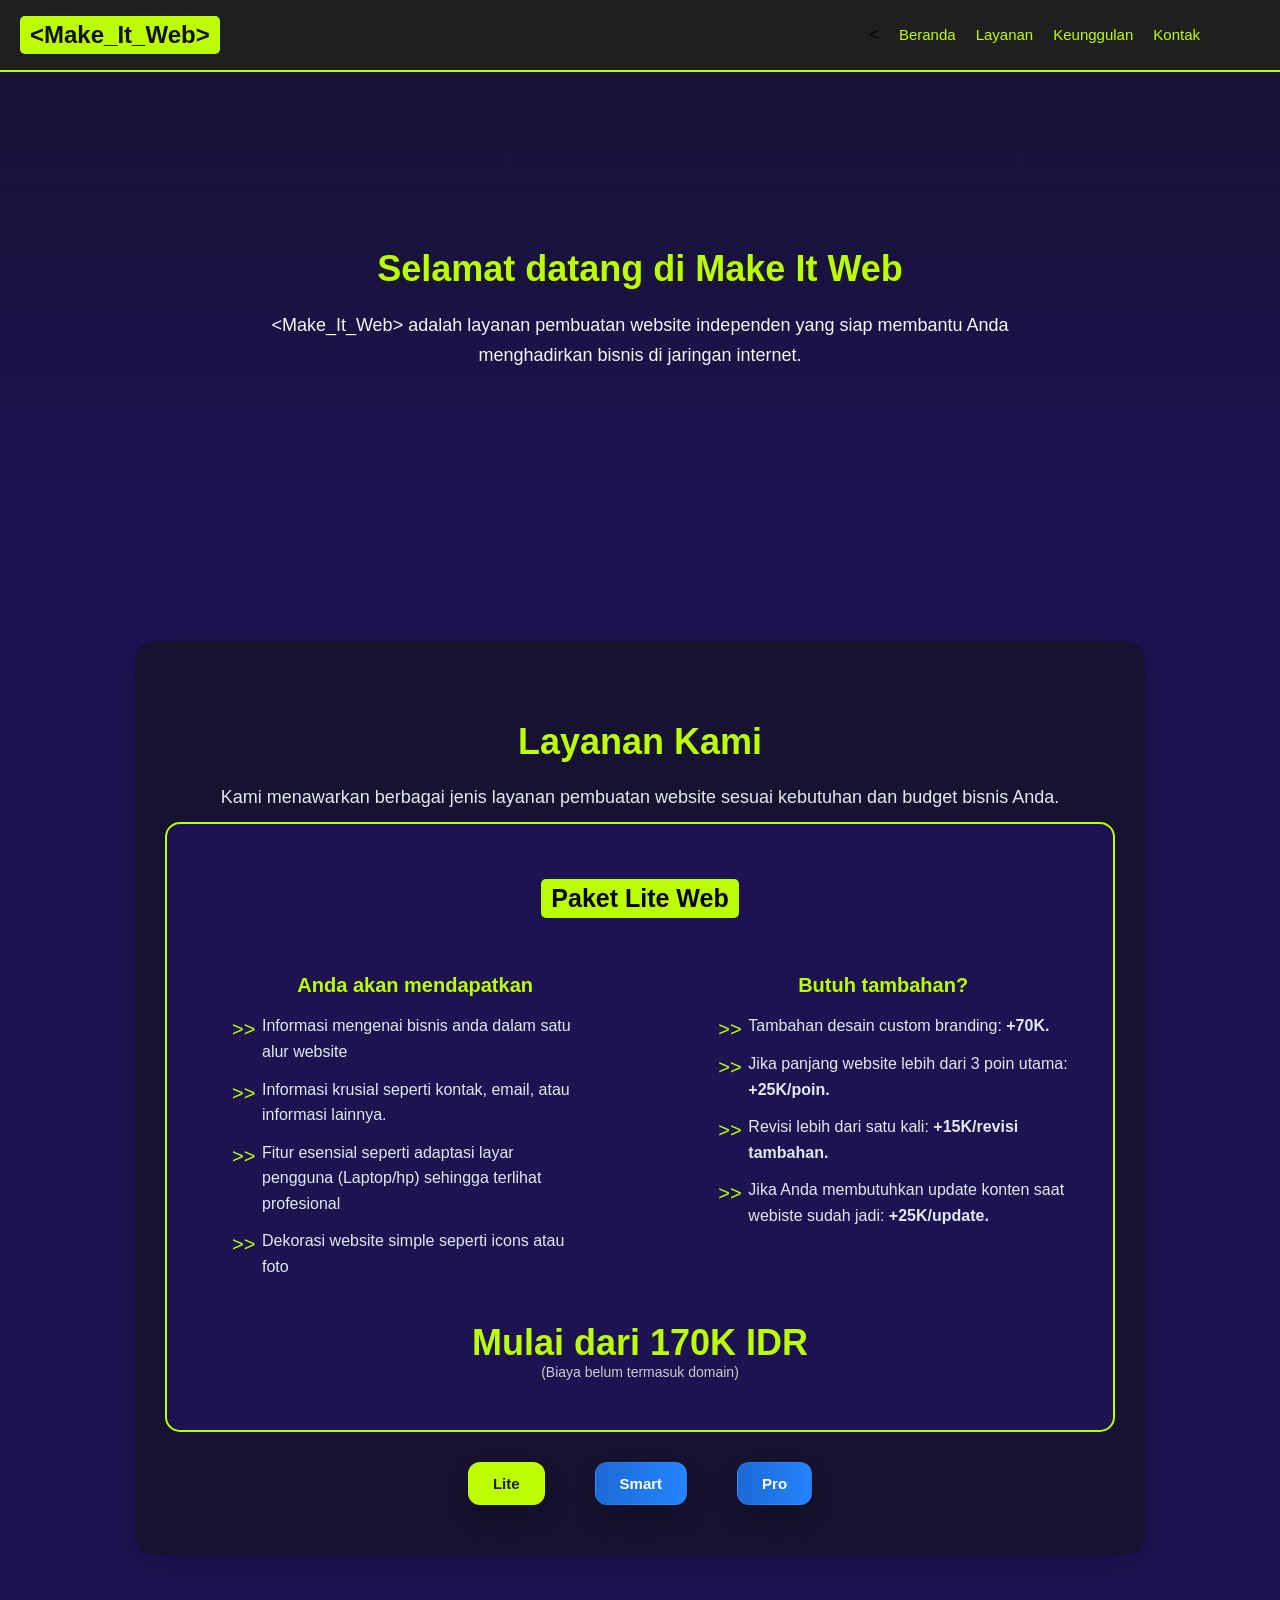
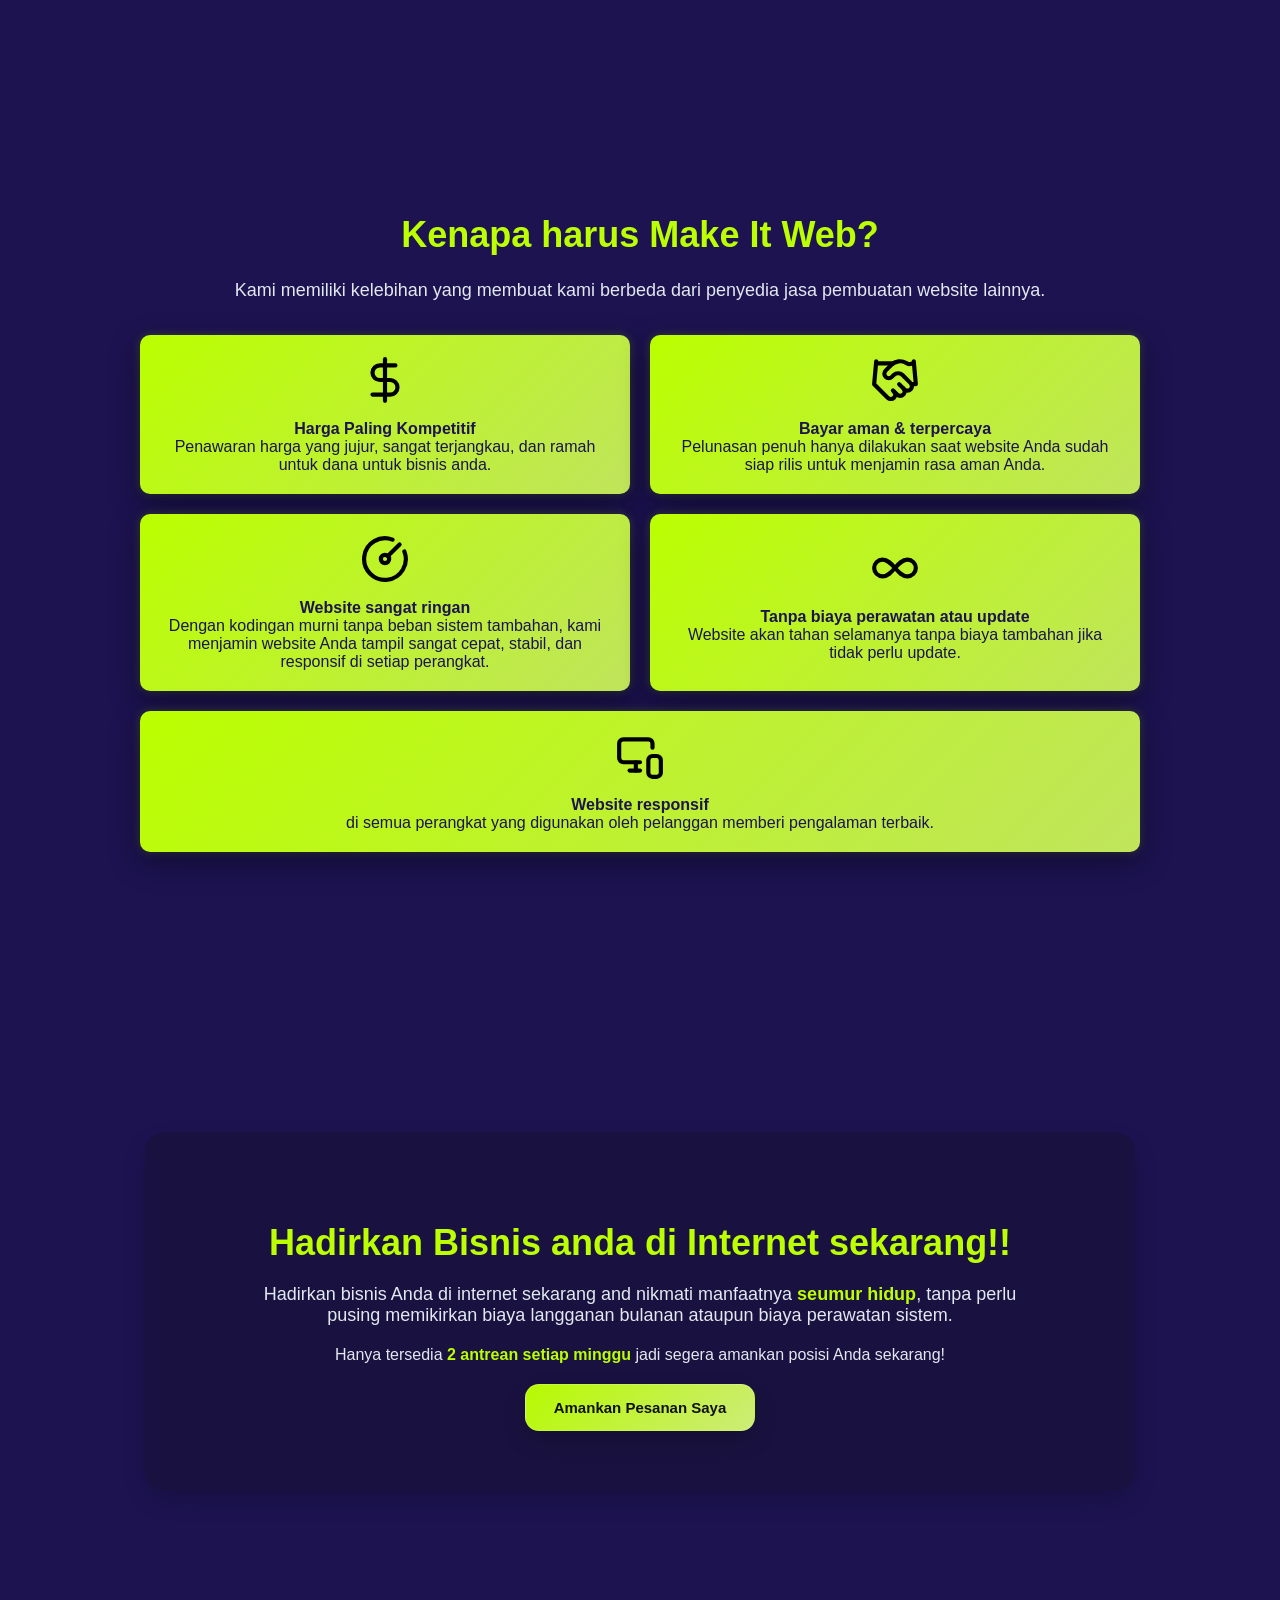
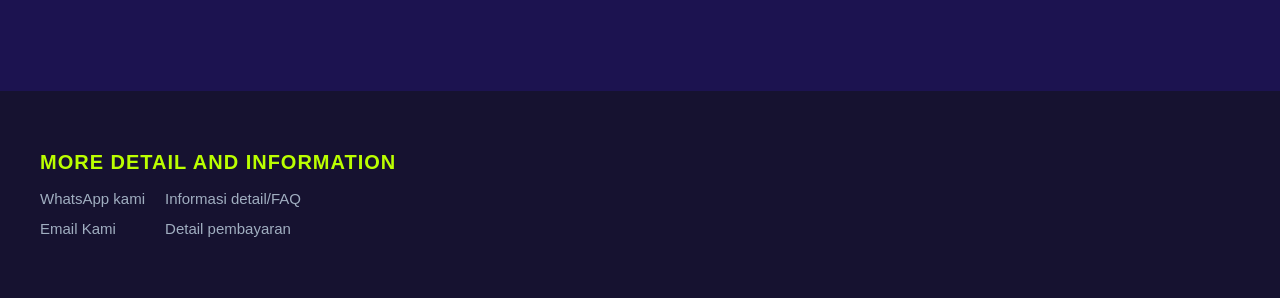
<file: index.html>
!DOCTYPE html>
<html lang="id">
<head>
    <meta charset="UTF-8">
    <meta name="viewport" content="width=device-width, initial-scale=1.0">
    
    <title>Make It Web | Jasa Pembuatan Website Modern</title>
    
    <meta name="description" content="Jasa pembuatan website profesional di Depok untuk UMKM dan bisnis lokal. Hasil kerja rapi, loading sangat cepat, dan harga terjangkau. Mulai buat website bisnis impian Anda bersama Make It Web.">
    
    <link rel="stylesheet" href="style.css">
    <link rel="icon" type="image/png" href="M logo.png">
</head>
<body>

<nav>
    <h1>&lt;Make_It_<span>Web</span>&gt;</h1>
    <ul id="nav-links"><
        <li><a href="#home">Beranda</a></li>
        <li><a href="#layanan">Layanan</a></li>
        <li><a href="#kelebihan">Keunggulan</a></li>
        <li><a href="#contact">Kontak</a></li>
    </ul>
   <ul id="mobile-links">
    <li><a href="#home" id="home-btn"><img src="icons/house.svg" alt="wd"></a></li>
    <li><a href="#layanan" id="service-btn"><img src="icons/briefcase-business.svg" alt=""></a></li>
    <li><a href="#kelebihan" id="pros-btn"><img src="icons/astroid.svg" alt=""></a></li> 
    <li><a href="#contact" id="contact-btn"><img src="icons/headset.svg" alt=""></a></li>
   </ul> 
</nav>
<div class="background1">
<section id="home">
    <h2>Selamat datang di Make It Web</h2>
    <p>&lt;Make_It_Web&gt; adalah layanan pembuatan website independen yang siap membantu Anda menghadirkan bisnis di jaringan internet.</p>
</section>
<section id="layanan">
    <h2>Layanan Kami</h2>
    <p>Kami menawarkan berbagai jenis layanan pembuatan website sesuai kebutuhan dan budget bisnis Anda.</p>
    <div id="detail-paket">
    <h3 id="nama-paket">Paket Lite Page</h3>
    <section id="informasi-layanan">
        <div id="deskripsi-paket">
            <h4>Anda akan mendapatkan</h4>
            <ul style="width: 80%;">
                <li>Informasi profil, jasa, dan kontak dalam satu alur praktis.</li>
                <li>Website statis interaktif yang ramah bagi bisnis kecil.</li>
                <li>Tombol WhatsApp atau email untuk respon pelanggan instan.</li>
                <li>Optimasi kecepatan akses untuk pengalaman pelanggan yang maksimal.</li>
            </ul>
        </div>
        <div id="deskripsi-paket">
            <h4>Butuh tambahan?</h4>
            <ul style="width: auto;">
            <li>Jika Anda membutuhkan desain custom untuk branding<strong>+70K</strong></li>
            <li>Jika Websitenya lebih panjang dari 3 scroll <strong>+25K/scroll</strong></li>
            <li>Jika revisi lebih dari satu kali<strong> +15K/revisi tambahan</strong></li>
            <li>Jika Anda butuh buat update konten rutin <strong>+25K/Update</strong></li>
            </ul>
        </div>
    </section>
    <div id="harga-bro">
    <h2>Harga mulai dari 150K - 200K IDR</h2>
    </div>
    </div>
        <div id="layanan-kami">
        <button id="lite-btn">Lite</button>
        <button id="smart-btn">Smart</button>
        <button id="multi-btn">Pro</button>
    </div>
</section>
</div>
<section id="kelebihan">
    <h2>Kenapa harus Make It Web?</h2>
    <p>Kami memiliki kelebihan yang membuat kami berbeda dari penyedia jasa pembuatan website lainnya.</p>
    <div id="kelebihan-kami">
    <ul>
        <li>
            <img src="icons/dollar-sign.svg" alt="gmbr">
            <strong>Harga Paling Kompetitif</strong> Penawaran harga yang jujur, sangat terjangkau, dan ramah untuk dana untuk bisnis anda.
        </li>
        <li>
            <img src="icons/handshake.svg" alt="gmbr">
            <strong>Bayar aman & terpercaya</strong> Pelunasan penuh hanya dilakukan saat website Anda sudah siap rilis untuk menjamin rasa aman Anda.
        </li>
        <li>
            <img src="icons/circle-gauge.svg" alt="gmbr">
            <strong>Website sangat ringan</strong> Dengan kodingan murni tanpa beban sistem tambahan, kami menjamin website Anda tampil sangat cepat, stabil, dan responsif di setiap perangkat.
        </li>
        <li>
            <img src="icons/infinity.svg" alt="gmbr">
            <strong>Tanpa biaya perawatan atau update</strong> Website akan tahan selamanya tanpa biaya tambahan jika tidak perlu update.
        </li>
        <li>
            <img src="icons/monitor-smartphone.svg" alt="gmbr">
            <strong>Website responsif</strong> di semua perangkat yang digunakan oleh pelanggan memberi pengalaman terbaik.
        </li>
    </ul>
    </div>
</section>
<section id="contact">
    <h2>Hadirkan Bisnis anda di Internet sekarang!!</h2>
    <div id="hubungi-kami">
    <p id="deskripsi-kontak">
    Hadirkan bisnis Anda di internet sekarang and nikmati manfaatnya <strong>seumur hidup</strong>, tanpa perlu pusing memikirkan biaya langganan bulanan ataupun biaya perawatan sistem.
    </p>
    <p id="disclaimer"> Hanya tersedia<strong> 2 antrean setiap minggu </strong>jadi segera amankan posisi Anda sekarang!</p>
    </div>
        <a href="https://wa.me/6289631391601" target="_blank"><button>Amankan Pesanan Saya</button></a>
</section>
<section id="footer">
    <h4>More detail and information</h4>
    <div id="list-footer">
    <ul>
        <li>
            <a href="https://wa.me/6289631391601" target="_blank">WhatsApp kami</a>
        </li>
        <li>
            <a href="mailto:shalbia549@gmail.com" target="_blank">Email Kami</a>
        </li>
    </ul>
    <ul>
        <li>
            <a href="detail.html">Informasi detail/FAQ</a>
        </li>
        <li>
            <a href="payment.html">Detail pembayaran</a>
        </li>
    </ul>
    </div>
</section>
<script src="script.js"></script>
</body>
</html>
</file>
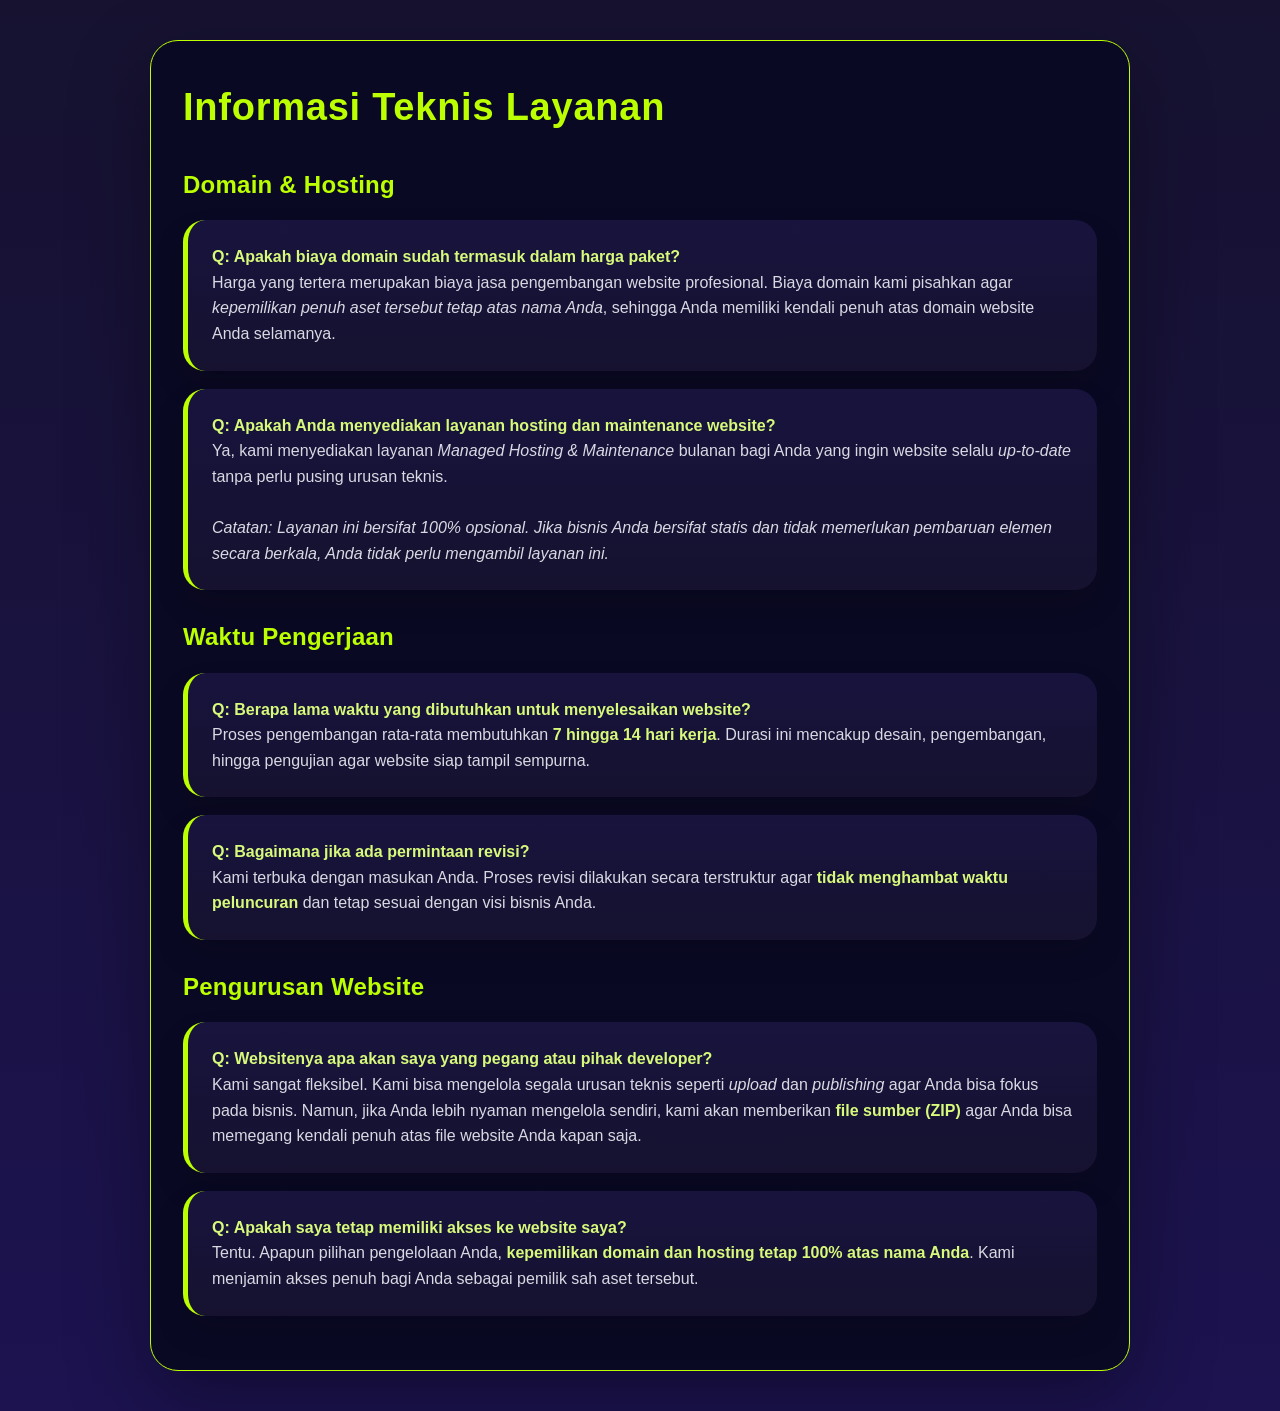
<file: detail.html>
<!DOCTYPE html>
<html lang="id">
<head>
    <meta charset="UTF-8">
    <meta name="viewport" content="width=device-width, initial-scale=1.0">
    <link rel="icon" type="image/png" href="M logo.png">
    <title>Informasi Layanan</title>
    <style>
        :root {
            --darkest-blue: #161230;
            --deep-twilight: #1c1350;
            --dark-ultramarine: #170089;
            --lime-cream: #d8fa7b;
            --chartreuse: #bbff00;
            --white-smoke: #f5f5f5;
            --white: #ffffff;
        }

        * {
            box-sizing: border-box;
        }

        body {
            font-family: 'Segoe UI', sans-serif;
            line-height: 1.6;
            background: linear-gradient(180deg, var(--darkest-blue) 0%, var(--deep-twilight) 100%);
            color: var(--white-smoke);
            margin: 0;
            min-height: 100vh;
            padding: 40px 18px;
            display: flex;
            justify-content: center;
            align-items: center;
        }

        .detail-wrapper {
            width: min(100%, 980px);
            padding: 36px 32px;
            background: rgba(10, 9, 35, 0.94);
            border: 1px solid var(--chartreuse);
            border-radius: 28px;
            box-shadow: 0 30px 80px rgba(0, 0, 0, 0.35);
            backdrop-filter: blur(12px);
        }

        h1 {
            color: var(--chartreuse);
            font-size: 38px;
            margin: 0 0 14px 0;
            letter-spacing: 0.02em;
        }

        h2 {
            color: var(--chartreuse);
            margin-top: 28px;
            margin-bottom: 16px;
            letter-spacing: 0.01em;
        }

        .faq-box {
            background: linear-gradient(180deg, rgba(24, 20, 63, 0.96), rgba(22, 18, 48, 0.96));
            padding: 24px;
            border-radius: 22px;
            margin-bottom: 18px;
            border-left: 5px solid var(--chartreuse);
            color: var(--white);
            transition: transform 0.3s ease, background 0.3s ease, box-shadow 0.3s ease;
            box-shadow: 0 16px 30px rgba(0, 0, 0, 0.16);
        }

        .faq-box:hover {
            transform: translateY(-4px);
            background: linear-gradient(180deg, rgba(37, 27, 104, 0.97), rgba(24, 17, 58, 0.98));
            box-shadow: 0 22px 44px rgba(0, 0, 0, 0.22);
            cursor: default;
        }

        strong {
            color: var(--lime-cream);
            font-weight: bold;
        }

        p {
            margin: 0;
            color: #d9d9e3;
        }

        section + section {
            margin-top: 24px;
        }

        @media (max-width: 720px) {
            body {
                padding: 28px 14px;
            }

            .detail-wrapper {
                padding: 28px 20px;
            }

            h1 {
                font-size: 30px;
            }

            .faq-box {
                padding: 20px;
            }
        }
    </style>
</head>
<body>
  <div class="detail-wrapper">
    <h1>Informasi Teknis Layanan</h1>

    <section>
        <h2>Domain & Hosting</h2>
        <div class="faq-box">
    <p><strong>Q: Apakah biaya domain sudah termasuk dalam harga paket?</strong></p>
    <p>Harga yang tertera merupakan biaya jasa pengembangan website profesional. Biaya domain kami pisahkan agar <em>kepemilikan penuh aset tersebut tetap atas nama Anda</em>, sehingga Anda memiliki kendali penuh atas domain website Anda selamanya.</p>
        </div>
        <div class="faq-box">
    <p><strong>Q: Apakah Anda menyediakan layanan hosting dan maintenance website?</strong></p>
    <p>Ya, kami menyediakan layanan <em>Managed Hosting & Maintenance</em> bulanan bagi Anda yang ingin website selalu <em>up-to-date</em> tanpa perlu pusing urusan teknis. 
    <br><br>
    <em>Catatan: Layanan ini bersifat 100% opsional. Jika bisnis Anda bersifat statis dan tidak memerlukan pembaruan elemen secara berkala, Anda tidak perlu mengambil layanan ini.</em></p>
        </div>
    </section>

    <section>
        <h2>Waktu Pengerjaan</h2>
        <div class="faq-box">
            <p><strong>Q: Berapa lama waktu yang dibutuhkan untuk menyelesaikan website?</strong></p>
            <p>Proses pengembangan rata-rata membutuhkan <strong>7 hingga 14 hari kerja</strong>. Durasi ini mencakup desain, pengembangan, hingga pengujian agar website siap tampil sempurna.</p>
        </div>
        <div class="faq-box">
            <p><strong>Q: Bagaimana jika ada permintaan revisi?</strong></p>
            <p>Kami terbuka dengan masukan Anda. Proses revisi dilakukan secara terstruktur agar <strong>tidak menghambat waktu peluncuran</strong> dan tetap sesuai dengan visi bisnis Anda.</p>
        </div>
    </section>

<section>
    <h2>Pengurusan Website</h2>
    <div class="faq-box">
        <p><strong>Q: Websitenya apa akan saya yang pegang atau pihak developer?</strong></p>
        <p>Kami sangat fleksibel. Kami bisa mengelola segala urusan teknis seperti <em>upload</em> dan <em>publishing</em> agar Anda bisa fokus pada bisnis. Namun, jika Anda lebih nyaman mengelola sendiri, kami akan memberikan <strong>file sumber (ZIP)</strong> agar Anda bisa memegang kendali penuh atas file website Anda kapan saja.</p>
    </div>
    <div class="faq-box">
        <p><strong>Q: Apakah saya tetap memiliki akses ke website saya?</strong></p>
        <p>Tentu. Apapun pilihan pengelolaan Anda, <strong>kepemilikan domain dan hosting tetap 100% atas nama Anda</strong>. Kami menjamin akses penuh bagi Anda sebagai pemilik sah aset tersebut.</p>
    </div>
</section>
  </div>
</body>
</html>
</file>
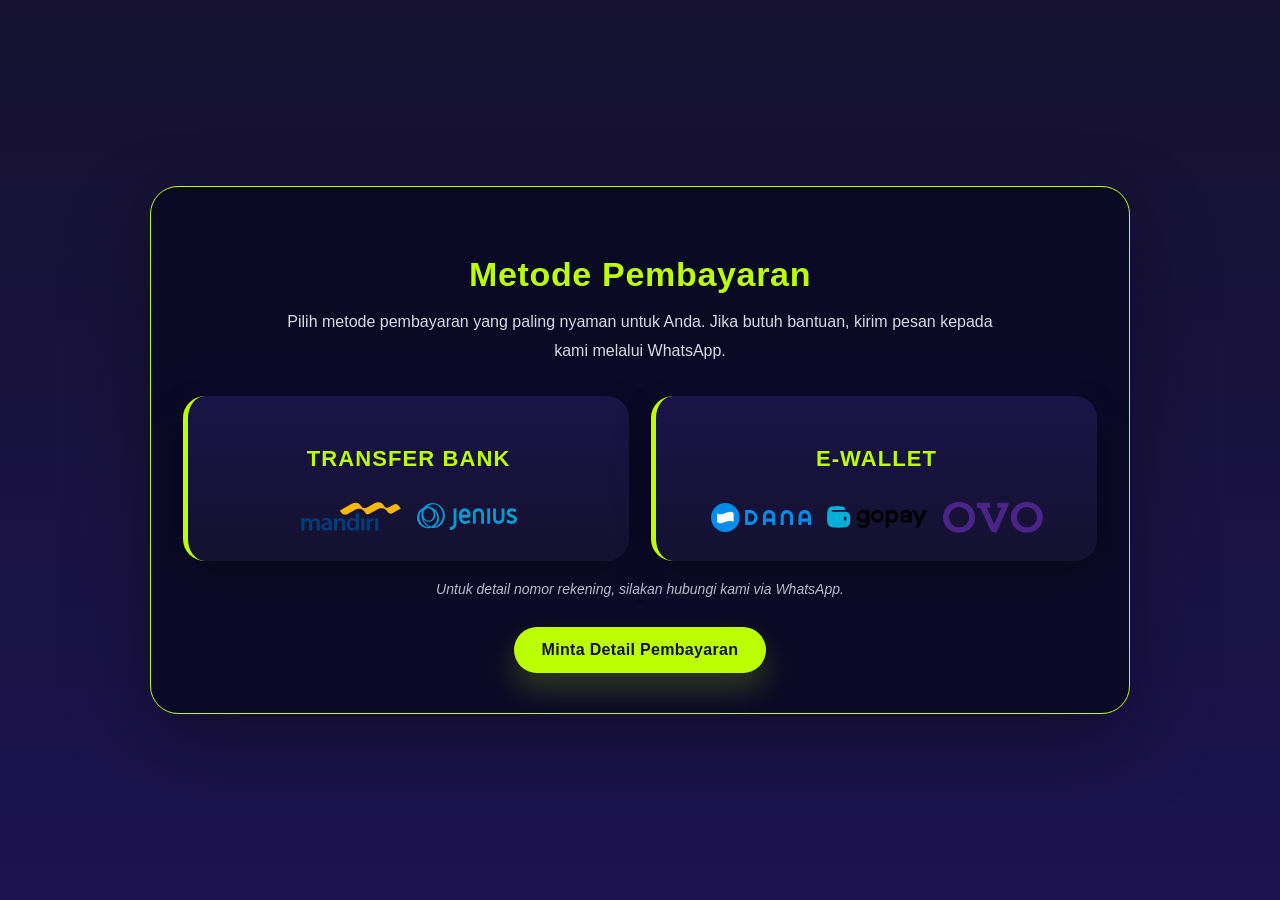
<file: payment.html>
<!DOCTYPE html>
<html lang="en">
<head>
  <meta charset="UTF-8">
  <meta name="viewport" content="width=device-width, initial-scale=1.0">
  <link rel="icon" type="image/png" href="M logo.png">
  <title>Metode Pembayaran</title>
  <style>
    :root {
      --darkest-blue: #161230;
      --deep-twilight: #1c1350;
      --lime-cream: #d8fa7b;
      --chartreuse: #bbff00;
      --white: #ffffff;
    }

    * {
      box-sizing: border-box;
    }

    body {
      font-family: Arial, sans-serif;
      background: linear-gradient(180deg, var(--darkest-blue) 0%, var(--deep-twilight) 100%);
      color: var(--white);
      margin: 0;
      padding: 40px 20px;
      min-height: 100vh;
      display: flex;
      justify-content: center;
      align-items: center;
      overflow-x: hidden;
    }

    .payment-section {
      width: min(100%, 980px);
      padding: 40px 32px;
      text-align: center;
      background: rgba(10, 9, 35, 0.92);
      border: 1px solid var(--chartreuse);
      border-radius: 28px;
      box-shadow: 0 30px 80px rgba(0, 0, 0, 0.35);
      backdrop-filter: blur(12px);
    }

    .payment-section h2 {
      font-size: 34px;
      margin-bottom: 14px;
      color: var(--chartreuse);
      letter-spacing: 0.02em;
    }

    .payment-section p {
      margin: 0 auto 30px auto;
      max-width: 720px;
      font-size: 16px;
      line-height: 1.8;
      color: #d9d9e3;
    }

    .payment-grid {
      display: grid;
      grid-template-columns: repeat(auto-fit, minmax(260px, 1fr));
      gap: 22px;
      justify-items: center;
    }

    .payment-card {
      width: 100%;
      background: linear-gradient(180deg, rgba(27, 21, 73, 0.94), rgba(22, 18, 48, 0.95));
      padding: 28px 22px;
      border-radius: 22px;
      border-left: 5px solid var(--chartreuse);
      transition: transform 0.3s ease, box-shadow 0.3s ease, background 0.3s ease;
      text-align: center;
      box-shadow: 0 18px 40px rgba(0, 0, 0, 0.18);
    }

    .payment-card:hover {
      transform: translateY(-8px);
      background: linear-gradient(180deg, rgba(37, 27, 104, 0.97), rgba(24, 17, 58, 0.98));
      box-shadow: 0 26px 70px rgba(0, 0, 0, 0.28);
    }

    .payment-card h3 {
      font-size: 22px;
      margin-bottom: 18px;
      color: var(--chartreuse);
      text-transform: uppercase;
      letter-spacing: 0.05em;
    }

    .payment-card ul {
      display: flex;
      flex-wrap: wrap;
      justify-content: center;
      gap: 16px;
      list-style: none;
      padding: 0;
      margin: 0;
    }

    .payment-card ul li {
      flex: 0 1 100px;
      width: 100px;
      min-width: 100px;
      display: flex;
      justify-content: center;
      align-items: center;
    }

    .payment-card ul li img {
      width: auto;
      max-width: 100%;
      max-height: 56px;
      height: auto;
      margin-top: 12px;
      display: block;
    }

    .btn-wa {
      display: inline-block;
      margin-top: 30px;
      padding: 14px 28px;
      background-color: var(--chartreuse);
      color: var(--darkest-blue);
      text-decoration: none;
      border-radius: 999px;
      font-weight: bold;
      transition: transform 0.3s ease, background-color 0.3s ease, box-shadow 0.3s ease;
      box-shadow: 0 16px 30px rgba(187, 255, 0, 0.2);
      letter-spacing: 0.02em;
    }

    .btn-wa:hover {
      background-color: var(--lime-cream);
      transform: scale(1.04);
    }

    .payment-section em {
      display: block;
      margin-top: 20px;
      font-size: 14px;
      color: #b9bbcf;
    }

    @media (max-width: 720px) {
      body {
        padding: 30px 16px;
      }

      .payment-section {
        padding: 32px 22px;
      }

      .payment-section h2 {
        font-size: 28px;
      }

      .payment-card h3 {
        font-size: 20px;
      }

      .payment-card ul li img {
        height: 50px;
      }

      .btn-wa {
        width: 100%;
        padding: 14px 20px;
      }
    }
  </style>
</head>
<body>
  <section class="payment-section">
    <h2>Metode Pembayaran</h2>
    <p>Pilih metode pembayaran yang paling nyaman untuk Anda. Jika butuh bantuan, kirim pesan kepada kami melalui WhatsApp.</p>
    <div class="payment-grid">
      <div class="payment-card">
        <h3>Transfer Bank</h3>
        <ul>
          <li><img src="pembayaran/bank-mandiri-logo.svg" alt="Mandiri"></li>
          <li><img src="pembayaran/jenius-logo.svg" alt="Jenius"></li>
        </ul>
      </div>
      <div class="payment-card">
        <h3>E-Wallet</h3>
        <ul>
          <li><img src="pembayaran/dana-logo.svg" alt="Dana"></li>
          <li><img src="pembayaran/gopay-logo.svg" alt="GoPay"></li>
          <li><img src="pembayaran/ovo-logo.svg" alt="OVO"></li>
        </ul>
      </div>
    </div>
    <em>Untuk detail nomor rekening, silakan hubungi kami via WhatsApp.</em>
    <a href="https://wa.me/6289631391601" class="btn-wa" target="_blank">Minta Detail Pembayaran</a>
  </section>
</body>
</html>
</file>
<file: style.css>
body {
  margin: 0;
  padding: 0;
  background-color: #1c1350;
}

/* =======================================
   NAVBAR
   ======================================= */

nav {
    background-color: #1F1F1F;
    font-family: Arial, sans-serif;
    width: 100%;
    margin: 0; 
    position: fixed; 
    top: 0; 
    left: 0;
    z-index: 1000; 
    list-style: none;
    display: flex;
    align-items: center;
    padding: 10px 20px;
    border-bottom: 2px solid #bbff00; /* Border hijau neon untuk menonjolkan navbar */
}
nav h1 {
    color: #101010;
    background-color: #bbff00;
    padding: 5px 10px;
    border-radius: 5px;
    font-size: 24px;
    margin: 0;
}
#nav-links {
    display: flex;
    gap: 20px;
    margin-left: auto; 
    list-style: none;
    margin-right: 100px;
}

nav #mobile-links {
    display: none; /* Sembunyikan navbar di layar HP untuk menghindari masalah layout */
}

#nav-links li a {
    text-decoration: none;
    color: #bbff00; /* Hijau neon andalan */
    font-size: 15px;
    font-family: Arial, Helvetica, sans-serif;
    display: inline-block;
    transition-duration: 0.4s;
    transition-timing-function: ease-in-out;
}

#nav-links li a:hover {
    color: #2483ff; /* Warna biru cerah saat hover untuk efek interaktif */
    transition: color 0.3s ease-out; /* Efek transisi halus saat hover */
    text-decoration: underline;;
}

/* =======================================
   HOME SECTION 
   ======================================= */
#home {
    padding-top: 200px;
    padding-bottom: 120px; /* Tambahkan padding bawah agar seimbang */
    text-align: center;
    background: linear-gradient(to bottom, #161230, #1c1350); 
    color: #ffffff; 
}
#home h2 {
    font-size: 36px;
    color: #bbff00; /* Tetap putih untuk judul agar kontras dengan background */
    margin-bottom: 20px;
    text-shadow: #1F1F1F 2px 2px 4px; 
    font-family: Arial, Helvetica, sans-serif; /* Memberikan kesan modern dan teknis yang sesuai dengan tema web development */
}

#home p {
    font-size: 18px;
    color: #f5f5f5; /* Diubah dari #1F1F1F ke abu-abu gelap agar mata lebih nyaman membaca */
    width: 80%;
    max-width: 800px;
    margin: 0 auto;
    font-family: sans-serif;
    line-height: 1.7; /* Memberikan jarak antar baris teks agar tidak rapat */
}

/* =======================================
   LAYANAN SECTION (KOTAK GELAP PREMIUM)
   ======================================= */
#layanan {
    text-align: center;
    background-color:#161230;
    margin: 40px auto 0 auto; 
    width: 90%;
    max-width: 950px;
    padding: 50px 30px 50px 30px; 
    border-radius: 20px;
    box-shadow: rgba(0, 0, 0, 0.3) 0px 10px 30px -10px;
    cursor: default; /* Menunjukkan bahwa ini adalah area informasi, bukan interaktif */
    margin-top: 150px;
}

#layanan h2 {
    font-size: 36px;
    color: #bbff00; /* Disamakan dengan warna link navbar agar konsisten (branding-nya dapet!) */
    margin-bottom: 20px;
    font-family: 'Trebuchet MS', Arial, sans-serif;
}

#layanan p {
    font-size: 18px;
    text-align: center;
    
    /* SARAN UTAMA: Menggunakan warna putih pudar/abu-abu terang untuk teks panjang 
       supaya kontrasnya tinggi dan mata pengunjung tidak perih */
    color: #e2e8f0; 
    
    width: 90%;
    max-width: 850px;
    margin: 0 auto 10px auto;
    
    /* Perbaikan dari 'monospace' ke 'sans-serif' */
    font-family: 'Trebuchet MS', Arial, sans-serif;
    line-height: 1.6;
}

#layanan-kami button {
    /* Layout */
    display: flex;
    justify-content: center;
    align-items: center; /* PENTING: Agar teks benar-benar di tengah secara vertikal */
    padding: 12px 24px;  /* Padding kiri-kanan dibuat lebih besar daripada atas-bawah agar tombol proporsional */
    
    /* Tampilan */
    border: 1px solid rgba(255, 255, 255, 0.08);
    border-radius: 12px;  /* Dibuat sedikit lebih melengkung agar terlihat lebih modern */
    font-family: Arial, sans-serif;
    font-size: 15px;
    font-weight: 600;
    box-shadow: 0 12px 24px rgba(0, 0, 0, 0.18);
    
    /* Warna & Efek */
    background: linear-gradient(135deg, #1f5acf 0%, #1b64bc 40%, #1f5acf 100%); /* Gradien lebih halus dan lebih gelap */
    color: #ffffff;
    cursor: pointer;
    transition: transform 0.3s ease-out, box-shadow 0.3s ease-out, background 0.3s ease-out;
}

#layanan-kami button:hover {
    background: linear-gradient(135deg, #1c66d7, #1a5cb2); /* Hover tetap dalam nada biru tetapi lebih lembut */
    transform: scale(1.10); /* Sedikit naik saat hover untuk memberikan feedback visual */
    box-shadow: 
    0 0 15px rgba(28, 102, 215, 0.6),
    0 8px 20px rgba(0, 0, 0, 0.4),
    inset 0 0 8px rgba(255, 255, 255, 0.2);
}
#layanan-kami {
    display: flex;             /* Mengaktifkan flexbox */
    flex-direction: row;       /* Memastikan berbaris menyamping (row) */
    justify-content: center;   /* Menengahkan tombol di layar */
    gap: 50px;                 /* Memberi jarak antar tombol */
    margin-top: 30px;
}

#layanan h3 {
    font-size: 25px;
    color: #000; /* Saya sarankan warna hitam/gelap agar kontras dengan background hijau */
    margin-bottom: 10px;
    font-family: 'Trebuchet MS', Arial, sans-serif;
    background: #bbff00;
    padding: 5px 10px;
    border-radius: 5px;
    text-align: center;
    width: fit-content; 
    margin-left: auto;  
    margin-right: auto;
}

#informasi-layanan{
    display: flex;             /* Mengaktifkan flexbox */
    flex-direction: row;       /* Memastikan berbaris menyamping (row) */
    justify-content: center;   /* Menengahkan tombol di layar */
    gap: 50px;                 /* Memberi jarak antar tombol */
    margin-top: 30px;
    font-family: 'inter', sans-serif;
}
#informasi-layanan ul{
    text-align: left;
    color: #e2e8f0; /* Tetap konsisten dengan warna teks lainnya */
    font-size: 16px;
    line-height: 1.6;
    list-style: none;
    padding: 0;
    position: relative; /* Penting: Membuat container untuk absolute position ::before */
    padding-left: 35px; /* Penting: Memberi ruang di kiri agar teks tidak menabrak tanda >> */
    margin-bottom: 10px;
    line-height: 1.6;
}

#informasi-layanan ul li {
    position: relative; /* SEKARANG TIAP BARIS ADALAH TERITORI MASING-MASING */
    padding-left: 30px; /* Memberi ruang di kiri tiap baris agar teks tidak menabrak tanda >> */
    margin-bottom: 12px; /* Jarak antar baris list */
}

#informasi-layanan ul li::before {
    content: ">>";
    color: #bbff00;
    font-size: 20px;
    
    /* Mengunci posisi tanda >> di pojok kiri atas */
    position: absolute; 
    left: 0;
    top: 0;
    
    display: inline-block;
    animation: pointer 2s infinite ease-in-out;
}

#informasi-layanan h4 {
    font-size: 20px;
    color: #bbff00; /* Tetap konsisten dengan warna hijau neon */
    margin-bottom: 15px;
    font-family: 'Trebuchet MS', Arial, sans-serif;
}

#detail-paket {
    background-color: #1c1350; /* Warna gelap untuk membedakan dari section utama */
    padding: 30px;
    border: #bbff00 2px solid; /* Border hijau neon untuk menonjolkan area detail paket */
    border-radius: 15px;

}

/* =======================================
   KELEBIHAN SECTION
   ======================================= */
#kelebihan {
    display: block;
    width: 100%;
    margin: 100px 0 0 0; 
    text-align: center;
    padding: 80px 0;
    margin-top: 150px;
    cursor: default; /* Menunjukkan bahwa ini adalah area informasi, bukan interaktif */
}

#kelebihan h2 {
    font-size: 36px;
    color: #bbff00;
    margin-bottom: 20px;
    font-family: 'Trebuchet MS', Arial, sans-serif;
}

#kelebihan p {
    font-size: 18px;
    color: #e2e8f0;
    width: 80%;
    max-width: 900px;
    margin: 0 auto; /* Menjaga paragraf tetap di tengah kotak */
    font-family: 'Trebuchet MS', Arial, sans-serif;
    line-height: 1.6; /* Tambahan: Biar teks panjangnya tidak terlalu rapat atas-bawah */
}

#kelebihan-kami ul {
    list-style: none;
    padding: 0;
    margin: 30px auto 0 auto;
    display: flex;             /* Mengaktifkan flexbox */
    flex-wrap: wrap;           /* Agar otomatis turun ke bawah jika layar sempit */
    justify-content: center;   /* Menengahkan kotak-kotak */
    gap: 20px;                 /* Jarak antar kotak */
    max-width: 1000px;
}

#kelebihan-kami ul li {
    flex: 1 1 300px;           /* Kotak akan memiliki lebar minimal 300px */
    display: flex;
    flex-direction: column;
    justify-content: center;
    align-items: center;
    
    background: linear-gradient(135deg, #bbff00, #c0e55c);
    padding: 20px;
    border-radius: 10px;
    color: #1c1350;
    font-family: 'Trebuchet MS', Arial, sans-serif;
    box-shadow: 0 10px 30px rgba(0, 0, 0, 0.4), 0 0 10px rgba(187, 255, 0, 0.2);
    
    /* Penting agar tanda ::before bisa diposisikan */
    position: relative; 
    min-height: 80px;

    /* Efek hover untuk memberikan feedback visual */
    transition: transform 0.3s ease-out, box-shadow 0.3s ease-out;
    cursor: default; /* Menunjukkan bahwa ini adalah area informasi, bukan interaktif */
}

#kelebihan-kami ul li img {
    width: 50px;
    height: 50px;
    margin-bottom: 15px;
}

/* =======================================
   CONTACT SECTION
   ======================================= */
    #contact {
    background: rgba(22, 18, 48, 0.5); /* Sedikit transparansi agar terlihat elegan */
    padding: 60px 20px;
    border-radius: 20px;
    margin: 200px auto 100px auto; 
    width: 90%;
    max-width: 950px;
    text-align: center;
    box-shadow: rgba(0, 0, 0, 0.3) 0px 10px 30px -10px;
    cursor: default; /* Menunjukkan bahwa ini adalah area informasi, bukan interaktif */

}
    #contact h2 {
        font-size: 36px;
        color: #bbff00;
        margin-bottom: 20px;
        font-family: 'Helvetica', sans-serif;
    }
    #contact #deskripsi-kontak {
        font-size: 18px;
        color: #e2e8f0;
        width: 80%;
        max-width: 900px;
        margin: 0 auto 20px auto; /* Tambahkan margin bawah agar ada jarak dengan kalimat berikutnya */
        font-family: 'Trebuchet MS', Arial, sans-serif;
    }
    #contact strong {
        color: #bbff00; /* Tetap konsisten dengan warna hijau neon untuk highlight */
    }
    #contact #disclaimer {
        font-size: 16px;
        color: #e2e8f0;
        width: 80%;
        max-width: 900px;
        margin: 20px auto 20px auto; /* Tambahkan margin atas agar ada jarak dengan kalimat sebelumnya */
        font-family: 'Trebuchet MS', 'Lucida Sans Unicode', 'Lucida Grande', 'Lucida Sans', Arial, sans-serif;
    }
    #contact button {
        display: inline-block;
        padding: 14px 28px;
        background: linear-gradient(135deg, rgba(187, 255, 0, 0.98), rgba(216, 250, 123, 0.94));
        color: #111111;
        border: 1px solid rgba(255, 255, 255, 0.14);
        border-radius: 14px;
        font-family: 'Trebuchet MS', Arial, sans-serif;
        font-size: 15px;
        font-weight: 700;
        cursor: pointer;
        box-shadow: 0 10px 22px rgba(0, 0, 0, 0.18);
        transition: transform 0.3s ease-out, box-shadow 0.3s ease-out, background 0.3s ease-out;
    }
    #contact button:hover {
        background: linear-gradient(135deg, rgba(216, 250, 123, 1), rgba(187, 255, 0, 0.96));
        transform: scale(1.03);
        color: #111111;
        box-shadow: 0 14px 28px rgba(0, 0, 0, 0.24), 0 0 20px rgba(216, 250, 123, 0.35);
    }

/* =======================================
   FOOTER
   ======================================= */
#footer {
    background-color: #161230; /* Menyatukan background agar tidak tabrakan */
    color: #f5f5f5;
    text-align: left;
    margin-top: 200px;
    /* PADDING YANG PROPER (Atas & bawah diberi ruang napas yang seimbang, kiri & kanan disamakan) */
    padding: 60px 40px; 
    
    font-family: 'Trebuchet MS', Arial, sans-serif;
    cursor: default;
}

#footer h4 {
    font-size: 20px;          /* Dikecilkan sedikit dari 24px agar lebih elegan */
    color: #bbff00;           /* Warna neon andalanmu, mantap! */
    margin: 0 0 16px 0;       /* Mengatur margin bawah dengan rapi */
    font-weight: 600;
    text-transform: uppercase; /* Bikin huruf kapital semua biar tegas kayak web modern */
    letter-spacing: 1px;      /* Memberikan sedikit jarak antar huruf judul */
}

#list-footer{
    display: flex;
    flex-direction: row;
    gap: 20px;
}

#footer ul {
    display: flex;
    flex-direction: column;
    gap: 12px;                /* Jarak antar menu sedikit renggang biar enak dibaca */
    list-style: none;
    padding: 0; 
    margin: 0;
}

#footer ul li a {
    font-size: 15px;          /* Ukuran teks menu ideal (tidak kebesaran) */
    color: #a0aec0;           /* Warna abu-abu lembut, jadi fokus mata tetap ke H4 dulu */
    font-family: 'Trebuchet MS', Arial, sans-serif; /* Font disamakan agar rapi */
    text-decoration: none;
    cursor: pointer;          /* DIPERBAIKI: dari 'click' menjadi 'pointer' */
    transition: color 0.2s ease; /* Efek animasi halus saat nanti di-hover mouse */
}

/* EFEK HOVER: Biar pas kursor nempel, warnanya berubah jadi putih terang. Klien pasti suka! */
#footer ul li a:hover {
    color: #ffffff;
}
/* =======================================
   BACKGROUND CLASS
   ======================================= */
.background1 {
    background: #1c1350;
    width: 100%;
    min-height: 10vh;
}

/* =======================================
   ANIMATION CLASS
   ======================================= */
@keyframes floating {
    0% {
        transform: translateY(0);
    }
    50% {
        transform: translateY(-5px);
    }
    100% {
        transform: translateY(0);
    }
}

@keyframes pointer{
    0% {
        transform: translateX(0);
    }
    50% {
        transform: translateX(-5px);
    }
    100% {
        transform: translateX(0);
    }
}

@keyframes color-change{
    0% {
        color: #bbff00;
    }
    50% {
        color: #f5f5f5;
    }
    100% {
        color: #bbff00;
    }
}

/* =======================================
   SCREEN SIZE MEDIA QUERY
   600px ke bawah (mobile)
   ======================================= */
@media (max-width: 900px) {
    /* Menghilangkan scroll horizontal pada root website */
    html, body {
        overflow-x: hidden;
        width: 100%;
    }
    nav {
        /* PENTING: space-between akan mendorong logo ke kiri dan mobile-links ke kanan */
        justify-content: space-between; 
        padding: 10px 15px;
        width: 100%;
        box-sizing: border-box; /* Mencegah navbar melebar keluar layar */
    }

    nav #mobile-links {
        display: flex;
        flex-direction: row;
        list-style: none;
        gap: 15px; /* Jarak antar ikon */
        padding: 0; /* Hapus padding agar tidak terdorong */
        margin: 0;  /* Hapus margin agar tidak terdorong */
        align-items: center; /* Menjaga ikon tetap di tengah secara vertikal */
    }

    nav #nav-links {
        display: none !important; /* Memastikan desktop menu hilang */
    }

    nav h1 {
        font-size: 20px;
        margin: 0; /* Pastikan tidak ada margin yang mendorong ke kanan */
    }

    #home {
        width: 100%; 
        padding-top: 200px; 
        padding-bottom: 80px;
        box-sizing: border-box;
        
        /* AKTIFKAN FLEXBOX UNTUK KONTEN UTAMA */
        display: flex;
        flex-direction: column;   /* Susun h2 dan p dari atas ke bawah */
        align-items: center;      /* Paling PENTING: Mengetengahkan h2 dan p secara horizontal */
        justify-content: center;  /* Mengetengahkan secara vertikal jika ada sisa ruang */
        text-align: center;
    }

    #home h2 {
        font-size: 28px; 
        width: 85%;     
        margin: 0 auto 20px auto; /* Tambahkan '0 auto' agar kotak judulnya center */
    }

    #home p {
        font-size: 15px;
        width: 85%;      
        margin: 0 auto;           /* Tetap menjaga teks berada di tengah */
    }
    #layanan {
        padding: 30px 15px;     /* Sedikit dipersempit padding-nya agar teks di dalam punya ruang luas */
        width: 95%;             /* Lebar aman agar ada jarak tipis dengan tepi layar HP */
        box-sizing: border-box; /* WAJIB: Agar padding tidak menambah total lebar elemen */
    }

    #layanan h2 {
        font-size: 28px;
    }

    #layanan p {
        font-size: 15px;
        width: 100%;            /* Ubah ke 100% agar teks memanfaatkan ruang kotak secara maksimal */
    }

    #Harga-layanan{
        font-size: 10px;
    }
    
    #harga-bro h2 {
        font-size: 20px;   /* Atur ukuran lebih kecil */
        color: #bbff00;    /* Tetap konsisten dengan warna neon */
        margin-top: 15px;  /* Jarak atas biar rapi */
        text-align: center; /* Biar tetap di tengah */
    }

    #layanan-kami, #informasi-layanan {
        flex-direction: column; /* Membuat tombol dan kotak paket bertumpuk vertikal */
        gap: 20px;
        width: 100%;
        box-sizing: border-box;
    }

    #layanan-kami button:hover {
    background: linear-gradient(135deg, #1c66d7, #1a5cb2); /* Hover tetap dalam nada biru tetapi lebih lembut */
    transform: translateY(-3px); /* Sedikit naik saat hover untuk memberikan feedback visual */
    box-shadow:    0 0 15px rgba(28, 102, 215, 0.6),
    0 8px 20px rgba(0, 0, 0, 0.4),
    inset 0 0 8px rgba(255, 255, 255, 0.2);
}

    /* PERBAIKAN UTAMA: Reset ul agar tidak mendorong layar ke kanan */
    #informasi-layanan ul {
        padding-left: 0 !important; /* Memaksa sisa padding desktop hilang total */
        width: 100%;
    }

    #informasi-layanan ul li{
        font-size: 15px;
    }

    /* Memastikan detail paket pas dengan lebar layar HP */
    #detail-paket {
        padding: 20px 15px;     /* Kurangi padding dalam kotak paket di mobile */
        width: 100%;            /* Mengikuti lebar container utamanya */
        box-sizing: border-box; /* Mencegah kotak melar keluar akibat border/padding */
    }
    #kelebihan {
    width: 100%;
    max-width: none;
    margin: 40px 0;
    padding: 40px 15px;
    box-sizing: border-box;
    display: block;
    }
    #kelebihan h2{
        font-size: 30px;
    }
    #kelebihan p{
        font-size: 15px;
    }
    #contact {
        width: 95%;           /* Menggunakan 95% dari lebar layar */
        max-width: 600px;     /* Mencegah terlalu lebar di tablet kecil */
        margin: 20px auto;    /* Menjaga elemen tetap di tengah */
        padding: 20px 10px;   /* Mengurangi padding agar konten tidak tertekan */
        box-sizing: border-box; /* WAJIB agar padding tidak membuat elemen melebihi 95% */
        display: block;       /* Memastikan elemen mengikuti arus normal dokumen */
        margin-bottom: 120px;
    }
    #contact h2 {
        font-size: 25px;
    }
    #contact #deskripsi-kontak{
        font-size: 15px;
        color: #e2e8f0;
        width: 80%;
        max-width: 900px;
        margin: 0 auto;
    }
    #footer h4{
        font-size:20px;
    }
    #footer #list-footer ul li a{
        font-size: 15px;
    }
}
</file>
